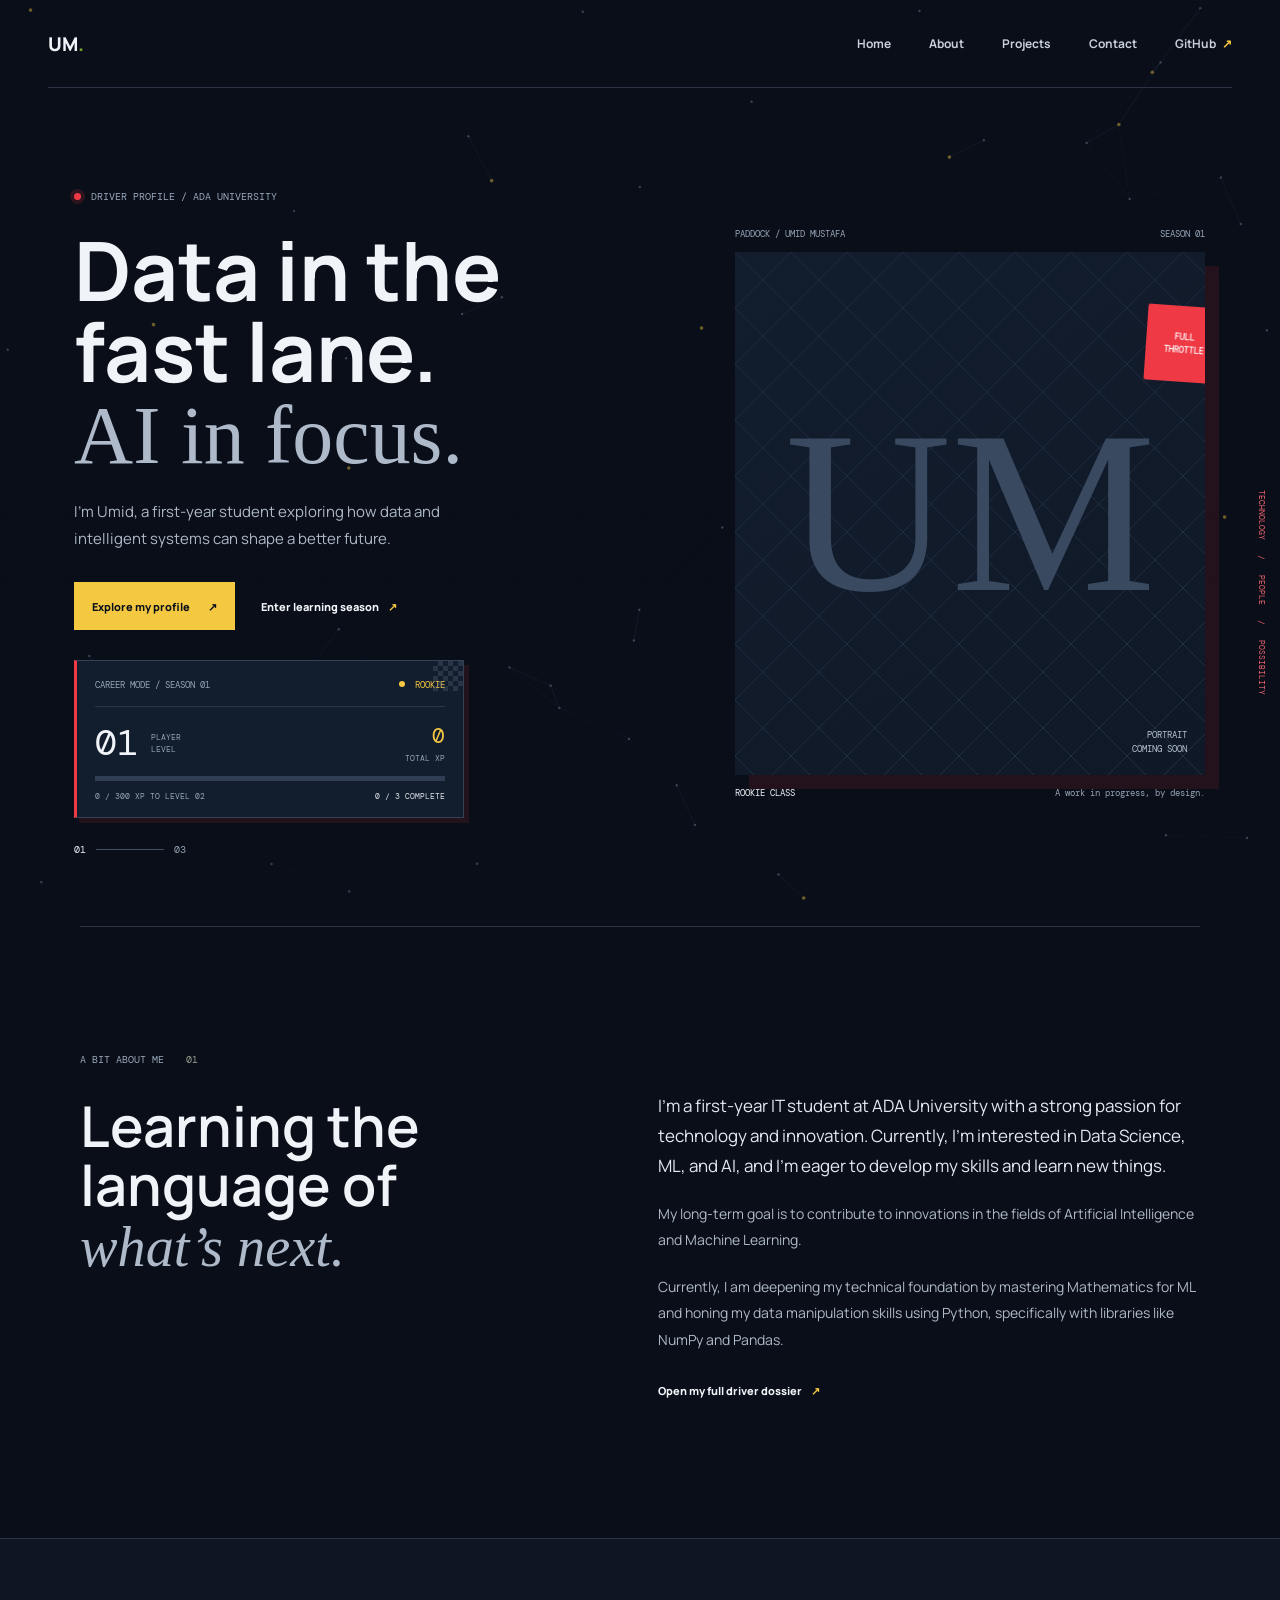
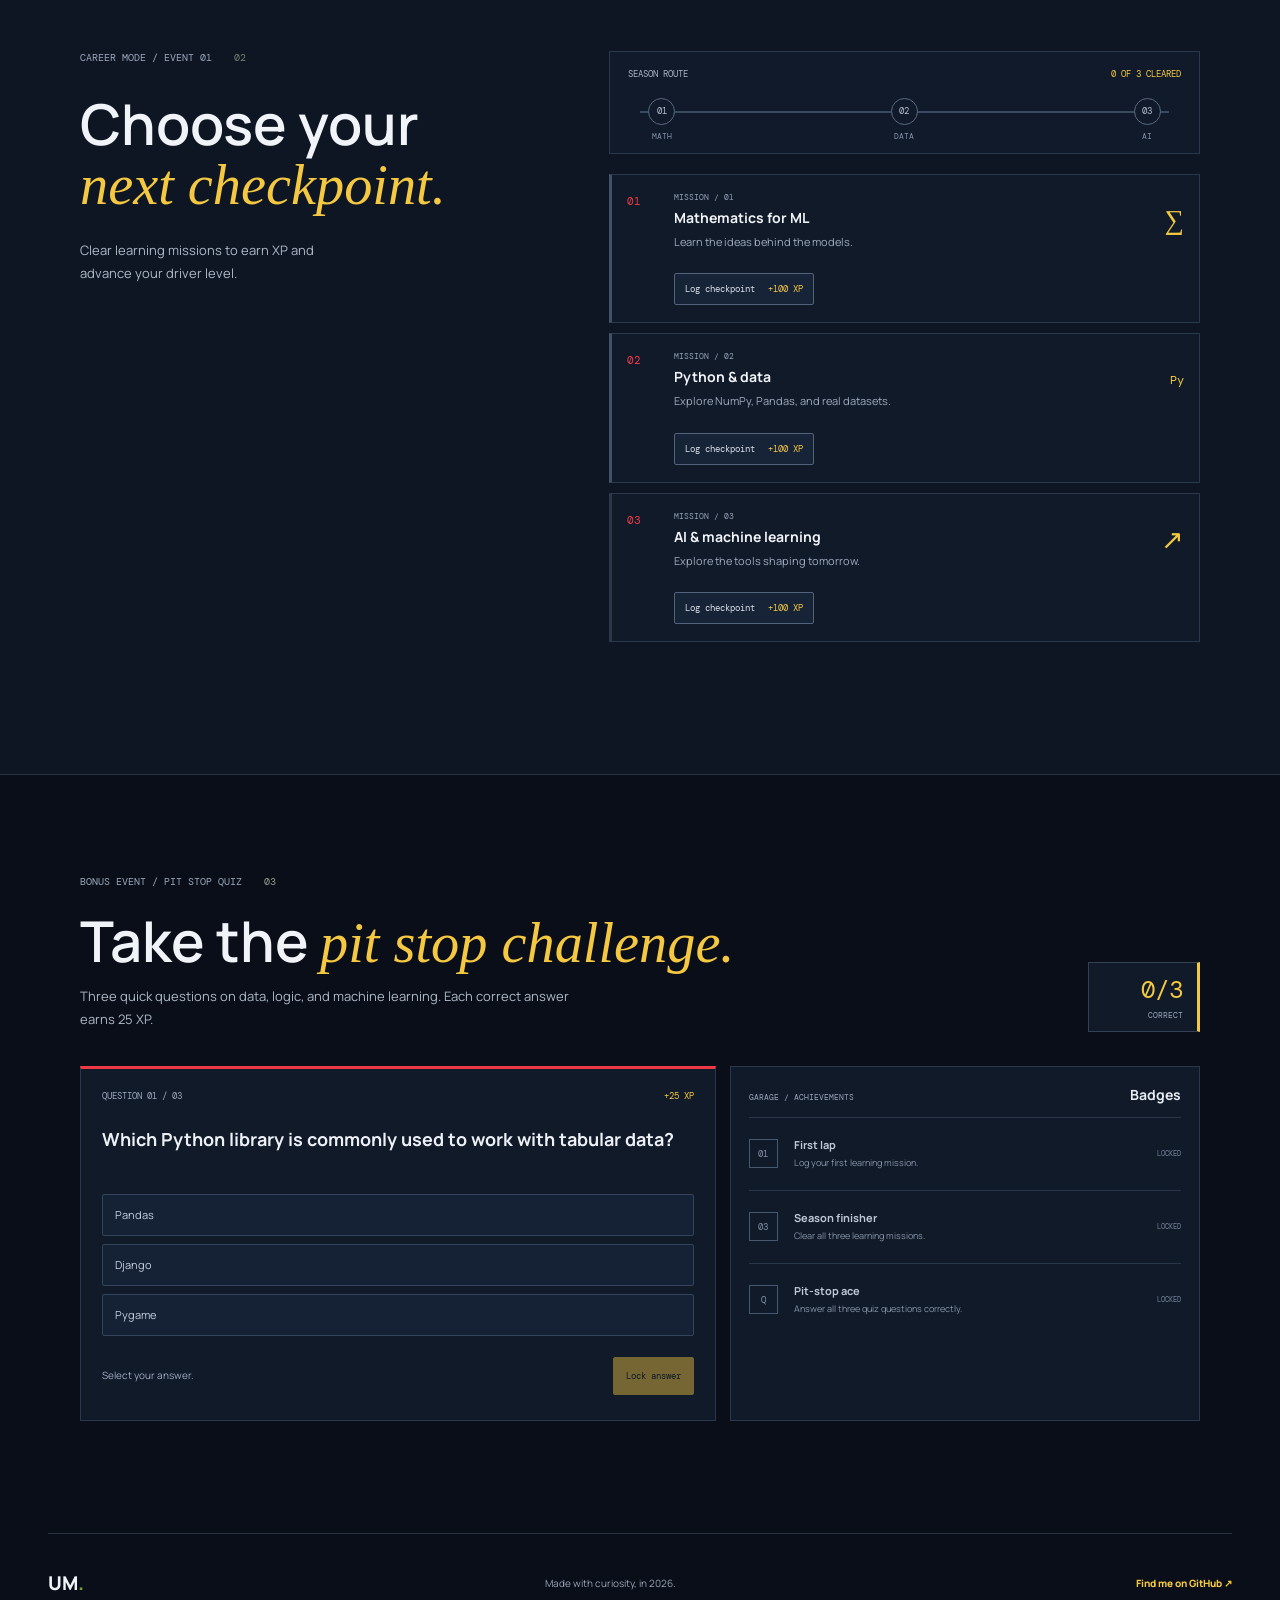
<file: index.html>
<!doctype html>
<html lang="en">
  <head>
    <meta charset="utf-8" />
    <meta name="viewport" content="width=device-width, initial-scale=1" />
    <meta
      name="description"
      content="Umid Mustafa is an IT student at ADA University exploring data science, machine learning, and artificial intelligence."
    />
    <meta name="theme-color" content="#090e18" />
    <title>Umid Mustafa — Data in the Fast Lane</title>
    <link rel="preconnect" href="https://fonts.googleapis.com" />
    <link rel="preconnect" href="https://fonts.gstatic.com" crossorigin />
    <link
      href="https://fonts.googleapis.com/css2?family=DM+Mono:wght@400;500&family=Manrope:wght@400;500;600;700;800&display=swap"
      rel="stylesheet"
    />
    <link rel="stylesheet" href="styles.css" />
  </head>
  <body>
    <canvas id="neural-canvas" aria-hidden="true"></canvas>
    <header class="site-header">
      <a class="wordmark" href="#home" aria-label="Umid Mustafa, home">UM<span>.</span></a>
      <nav class="site-nav" aria-label="Main navigation">
        <a href="#home">Home</a>
        <a href="about.html">About</a>
        <a href="projects.html">Projects</a>
        <a href="contact.html">Contact</a>
        <a class="nav-link" href="https://github.com/UmidMustafa" target="_blank" rel="noreferrer">
          GitHub <span aria-hidden="true">↗</span>
        </a>
      </nav>
    </header>

    <main>
      <section class="hero" id="home" aria-labelledby="hero-title">
        <div class="hero-copy">
          <p class="eyebrow"><span class="status-dot"></span> Driver profile / ADA University</p>
          <h1 id="hero-title">Data in the<br />fast lane.<br /><span>AI in focus.</span></h1>
          <p class="hero-intro">
            I’m Umid, a first-year student exploring how data and intelligent systems can shape a better future.
          </p>
          <div class="hero-actions">
            <a class="button button-primary" href="about.html">Explore my profile <span aria-hidden="true">↗</span></a>
            <a class="text-link" href="#focus">Enter learning season <span aria-hidden="true">↗</span></a>
          </div>
          <div class="season-card" aria-label="Career mode player progress">
            <div class="season-card-top"><span>CAREER MODE / SEASON 01</span><span class="season-status"><i></i> <span class="player-rank">ROOKIE</span></span></div>
            <div class="season-level"><span class="level-number">01</span><span class="level-copy">PLAYER<br />LEVEL</span><span class="season-total"><strong class="xp-total">0</strong><small> TOTAL XP</small></span></div>
            <div class="xp-track" role="progressbar" aria-label="Progress to next level" aria-valuemin="0" aria-valuemax="300" aria-valuenow="0"><span class="xp-fill"></span></div>
            <div class="season-card-bottom"><span class="level-progress">0 / 300 XP TO LEVEL 02</span><span class="mission-counter">0 / 3 COMPLETE</span></div>
          </div>
          <div class="hero-index" aria-hidden="true"><span>01</span><span class="index-line"></span><span>03</span></div>
        </div>

        <div class="portrait-column">
          <div class="portrait-label"><span>PADDOCK / UMID MUSTAFA</span><span>SEASON 01</span></div>
          <div class="portrait-frame">
            <img class="portrait-image" src="pp.jpeg" alt="Portrait of Umid Mustafa" />
            <div class="portrait-placeholder" aria-hidden="true">
              <span class="placeholder-initials">UM</span>
              <span class="placeholder-caption">PORTRAIT<br />COMING SOON</span>
            </div>
            <span class="portrait-stamp" aria-hidden="true">FULL<br />THROTTLE</span>
          </div>
          <p class="portrait-note"><span>ROOKIE CLASS</span> A work in progress, by design.</p>
        </div>
        <div class="hero-side-note" aria-hidden="true">TECHNOLOGY &nbsp; / &nbsp; PEOPLE &nbsp; / &nbsp; POSSIBILITY</div>
      </section>

      <section class="about section-wrap" id="about" aria-labelledby="about-title">
        <div class="section-heading">
          <p class="eyebrow">A bit about me <span class="section-number">01</span></p>
          <h2 id="about-title">Learning the<br />language of <em>what’s next.</em></h2>
        </div>
        <div class="about-copy">
          <p class="about-lead">
            I’m a first-year IT student at ADA University with a strong passion for technology and innovation.
            Currently, I’m interested in Data Science, ML, and AI, and I’m eager to develop my skills and learn new things.
          </p>
          <p>
            My long-term goal is to contribute to innovations in the fields of Artificial Intelligence and Machine Learning.
          </p>
          <p>
            Currently, I am deepening my technical foundation by mastering Mathematics for ML and honing my data
            manipulation skills using Python, specifically with libraries like NumPy and Pandas.
          </p>
          <a class="text-link about-link" href="about.html">Open my full driver dossier <span aria-hidden="true">↗</span></a>
        </div>
      </section>

      <section class="focus" id="focus" aria-labelledby="focus-title">
        <div class="focus-inner">
          <div class="focus-heading">
            <p class="eyebrow">Career mode / event 01 <span class="section-number">02</span></p>
            <h2 id="focus-title">Choose your<br /><em>next checkpoint.</em></h2>
            <p class="focus-intro">Clear learning missions to earn XP and advance your driver level.</p>
          </div>
          <div class="focus-list">
            <div class="career-route" aria-label="Career mode checkpoint route">
              <div class="route-label"><span>SEASON ROUTE</span><span class="route-counter">0 OF 3 CLEARED</span></div>
              <div class="route-stops">
                <span class="route-progress"></span>
                <span class="route-stop" data-route="math"><i>01</i><small>MATH</small></span>
                <span class="route-stop" data-route="python"><i>02</i><small>DATA</small></span>
                <span class="route-stop" data-route="ai"><i>03</i><small>AI</small></span>
              </div>
            </div>
            <article class="focus-item" data-mission="math">
              <span class="focus-index">01</span>
              <div class="mission-copy"><span class="mission-kicker">MISSION / 01</span><h3>Mathematics for ML</h3><p>Learn the ideas behind the models.</p></div>
              <span class="focus-symbol" aria-hidden="true">∑</span>
              <button class="mission-button" type="button" aria-pressed="false"><span class="mission-action-label">Log checkpoint</span><span class="mission-award">+100 XP</span></button>
            </article>
            <article class="focus-item" data-mission="python">
              <span class="focus-index">02</span>
              <div class="mission-copy"><span class="mission-kicker">MISSION / 02</span><h3>Python &amp; data</h3><p>Explore NumPy, Pandas, and real datasets.</p></div>
              <span class="focus-symbol focus-python" aria-hidden="true">Py</span>
              <button class="mission-button" type="button" aria-pressed="false"><span class="mission-action-label">Log checkpoint</span><span class="mission-award">+100 XP</span></button>
            </article>
            <article class="focus-item" data-mission="ai">
              <span class="focus-index">03</span>
              <div class="mission-copy"><span class="mission-kicker">MISSION / 03</span><h3>AI &amp; machine learning</h3><p>Explore the tools shaping tomorrow.</p></div>
              <span class="focus-symbol" aria-hidden="true">↗</span>
              <button class="mission-button" type="button" aria-pressed="false"><span class="mission-action-label">Log checkpoint</span><span class="mission-award">+100 XP</span></button>
            </article>
          </div>
        </div>
      </section>

      <section class="challenge section-wrap" id="challenge" aria-labelledby="challenge-title">
        <div class="challenge-heading">
          <div>
            <p class="eyebrow">Bonus event / pit stop quiz <span class="section-number">03</span></p>
            <h2 id="challenge-title">Take the <em>pit stop challenge.</em></h2>
            <p class="challenge-intro">Three quick questions on data, logic, and machine learning. Each correct answer earns 25 XP.</p>
          </div>
          <div class="challenge-score" aria-label="Quiz score"><strong class="quiz-score">0/3</strong><span>CORRECT</span></div>
        </div>
        <div class="challenge-grid">
          <div class="quiz-panel" data-quiz>
            <div class="quiz-top"><span class="quiz-stage">QUESTION 01 / 03</span><span class="quiz-reward">+25 XP</span></div>
            <h3 class="quiz-question"></h3>
            <div class="quiz-options" role="group" aria-label="Answer options">
              <button class="quiz-option" type="button" data-quiz-choice=""></button>
              <button class="quiz-option" type="button" data-quiz-choice=""></button>
              <button class="quiz-option" type="button" data-quiz-choice=""></button>
            </div>
            <div class="quiz-controls">
              <p class="quiz-feedback" aria-live="polite">Select an answer to begin.</p>
              <button class="quiz-submit" type="button" disabled>Lock answer</button>
            </div>
          </div>
          <aside class="achievement-panel" aria-labelledby="achievement-title">
            <div class="achievement-heading"><p class="eyebrow">Garage / achievements</p><h3 id="achievement-title">Badges</h3></div>
            <article class="achievement-card" data-achievement="first-lap">
              <span class="achievement-mark" aria-hidden="true">01</span>
              <div><h4>First lap</h4><p>Log your first learning mission.</p></div>
              <span class="achievement-state">LOCKED</span>
            </article>
            <article class="achievement-card" data-achievement="season-finish">
              <span class="achievement-mark" aria-hidden="true">03</span>
              <div><h4>Season finisher</h4><p>Clear all three learning missions.</p></div>
              <span class="achievement-state">LOCKED</span>
            </article>
            <article class="achievement-card" data-achievement="quiz-ace">
              <span class="achievement-mark" aria-hidden="true">Q</span>
              <div><h4>Pit-stop ace</h4><p>Answer all three quiz questions correctly.</p></div>
              <span class="achievement-state">LOCKED</span>
            </article>
          </aside>
        </div>
      </section>
    </main>

    <footer class="site-footer">
      <a class="wordmark" href="#home" aria-label="Back to top">UM<span>.</span></a>
      <p>Made with curiosity, in 2026.</p>
      <a class="footer-link" href="https://github.com/UmidMustafa" target="_blank" rel="noreferrer">Find me on GitHub ↗</a>
    </footer>
    <script src="script.js"></script>
  </body>
</html>
</file>
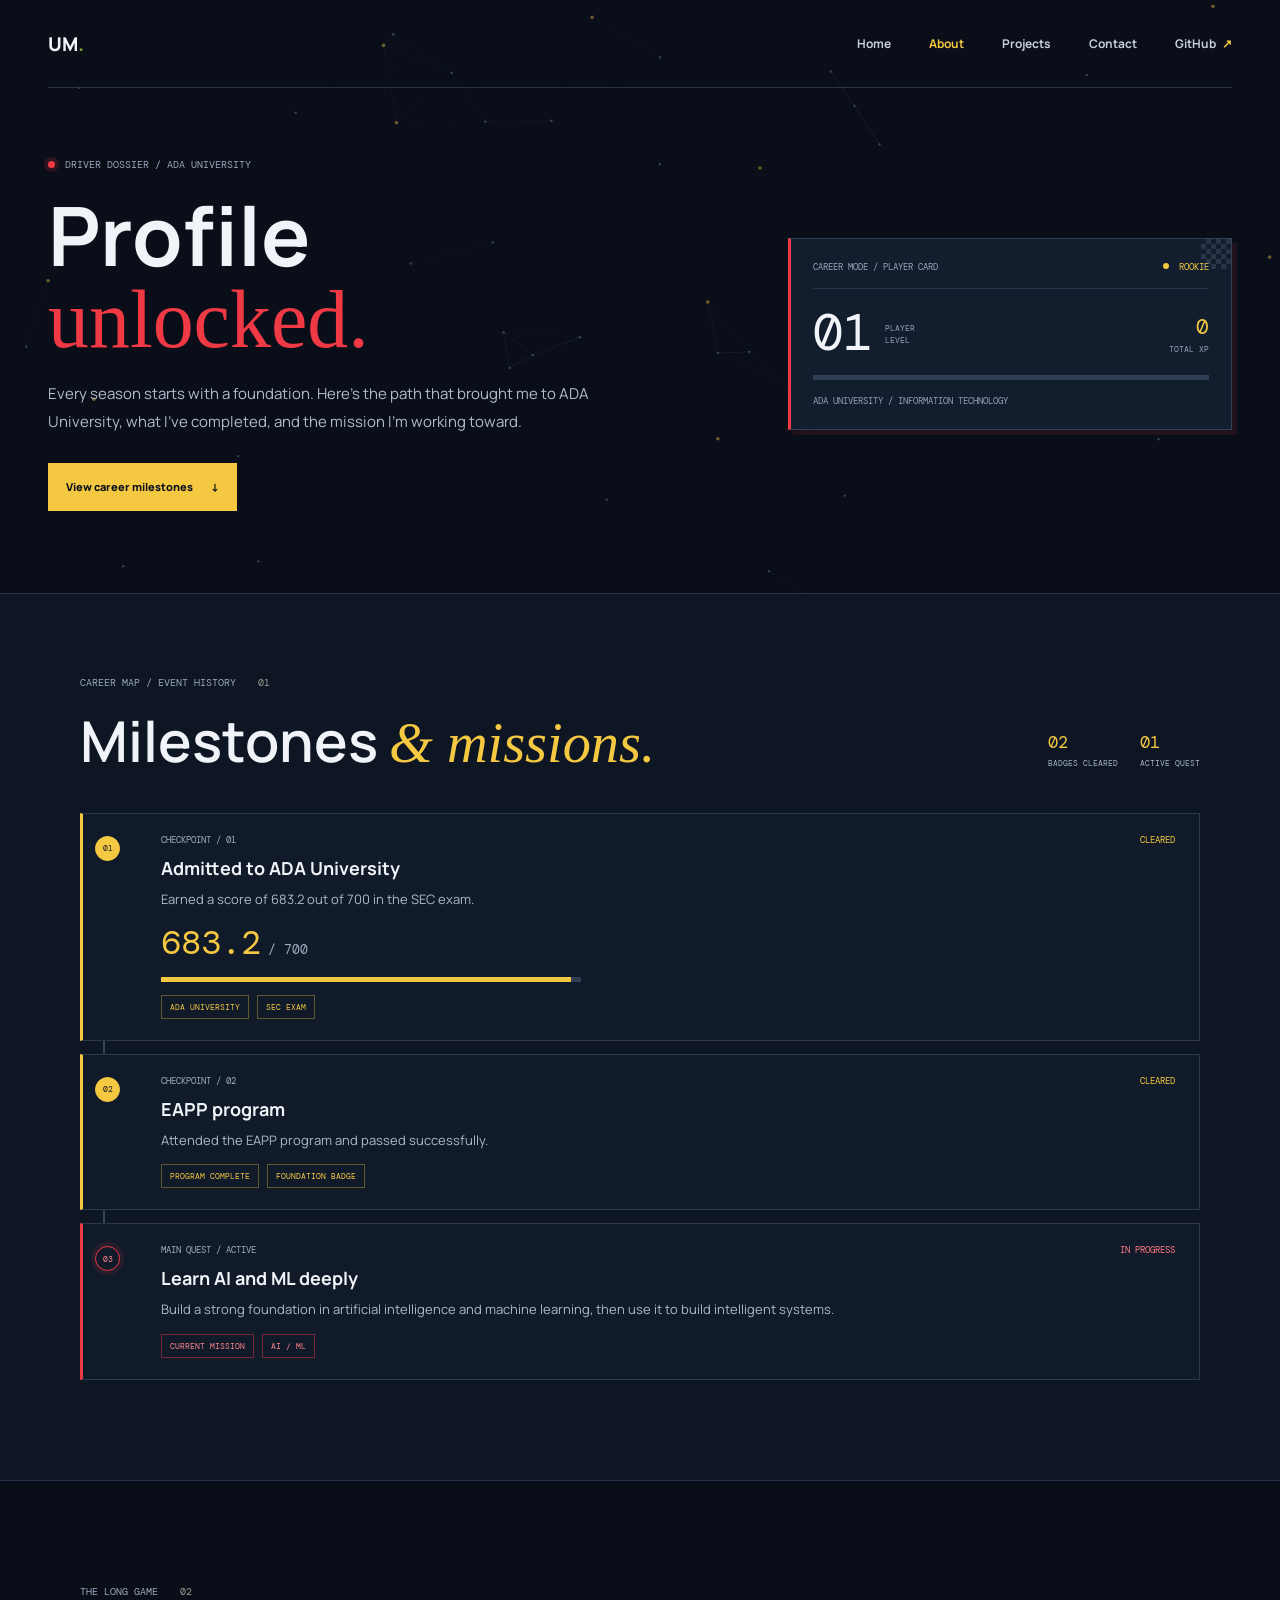
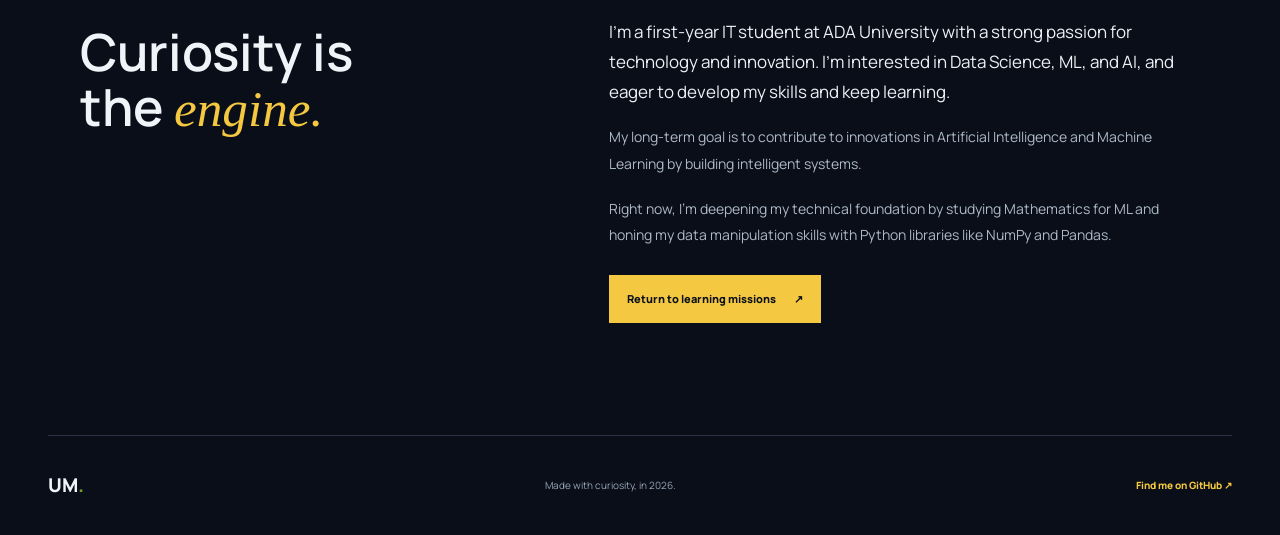
<file: about.html>
<!doctype html>
<html lang="en">
  <head>
    <meta charset="utf-8" />
    <meta name="viewport" content="width=device-width, initial-scale=1" />
    <meta
      name="description"
      content="Umid Mustafa's driver dossier: ADA University admission, EAPP completion, and an active mission to learn AI and machine learning."
    />
    <meta name="theme-color" content="#090e18" />
    <title>About Umid Mustafa — Driver Dossier</title>
    <link rel="preconnect" href="https://fonts.googleapis.com" />
    <link rel="preconnect" href="https://fonts.gstatic.com" crossorigin />
    <link
      href="https://fonts.googleapis.com/css2?family=DM+Mono:wght@400;500&family=Manrope:wght@400;500;600;700;800&display=swap"
      rel="stylesheet"
    />
    <link rel="stylesheet" href="styles.css" />
  </head>
  <body class="about-page">
    <canvas id="neural-canvas" aria-hidden="true"></canvas>
    <header class="site-header">
      <a class="wordmark" href="index.html#home" aria-label="Umid Mustafa, home">UM<span>.</span></a>
      <nav class="site-nav" aria-label="Main navigation">
        <a href="index.html">Home</a>
        <a class="nav-link" href="about.html" aria-current="page">About</a>
        <a href="projects.html">Projects</a>
        <a href="contact.html">Contact</a>
        <a class="nav-link" href="https://github.com/UmidMustafa" target="_blank" rel="noreferrer">GitHub <span aria-hidden="true">↗</span></a>
      </nav>
    </header>

    <main class="about-main">
      <section class="about-hero" aria-labelledby="about-title">
        <div>
          <p class="eyebrow"><span class="status-dot"></span> Driver dossier / ADA University</p>
          <h1 id="about-title">Profile<br /><span>unlocked.</span></h1>
          <p class="about-hero-copy">
            Every season starts with a foundation. Here’s the path that brought me to ADA University, what I’ve completed, and the mission I’m working toward.
          </p>
          <a class="button button-primary" href="#milestones">View career milestones <span aria-hidden="true">↓</span></a>
        </div>

        <aside class="season-card about-player-card" aria-label="Career mode player progress">
          <div class="season-card-top"><span>CAREER MODE / PLAYER CARD</span><span class="season-status"><i></i> <span class="player-rank">ROOKIE</span></span></div>
          <div class="season-level"><span class="level-number">01</span><span class="level-copy">PLAYER<br />LEVEL</span><span class="season-total"><strong class="xp-total">0</strong><small> TOTAL XP</small></span></div>
          <div class="xp-track" role="progressbar" aria-label="Progress to next level" aria-valuemin="0" aria-valuemax="300" aria-valuenow="0"><span class="xp-fill"></span></div>
          <p class="about-player-note">ADA UNIVERSITY / INFORMATION TECHNOLOGY</p>
        </aside>
      </section>

      <section class="milestone-board" id="milestones" aria-labelledby="milestone-title">
        <div class="milestone-inner">
          <div class="milestone-heading">
            <div>
              <p class="eyebrow">Career map / event history <span class="section-number">01</span></p>
              <h2 id="milestone-title">Milestones <em>&amp; missions.</em></h2>
            </div>
            <div class="milestone-summary" aria-label="Career milestone summary">
              <span><strong>02</strong> BADGES CLEARED</span>
              <span><strong>01</strong> ACTIVE QUEST</span>
            </div>
          </div>

          <div class="milestone-list">
            <article class="milestone-card is-cleared">
              <span class="milestone-node" aria-hidden="true">01</span>
              <div class="milestone-content">
                <div class="milestone-meta"><span>CHECKPOINT / 01</span><span class="milestone-status">CLEARED</span></div>
                <h3>Admitted to ADA University</h3>
                <p>Earned a score of 683.2 out of 700 in the SEC exam.</p>
                <div class="score-readout">683.2 <span>/ 700</span></div>
                <div class="score-meter" role="progressbar" aria-label="SEC exam score out of 700" aria-valuemin="0" aria-valuemax="700" aria-valuenow="683.2"><span></span></div>
                <div class="milestone-footer"><span class="milestone-tag">ADA UNIVERSITY</span><span class="milestone-tag">SEC EXAM</span></div>
              </div>
            </article>

            <article class="milestone-card is-cleared">
              <span class="milestone-node" aria-hidden="true">02</span>
              <div class="milestone-content">
                <div class="milestone-meta"><span>CHECKPOINT / 02</span><span class="milestone-status">CLEARED</span></div>
                <h3>EAPP program</h3>
                <p>Attended the EAPP program and passed successfully.</p>
                <div class="milestone-footer"><span class="milestone-tag">PROGRAM COMPLETE</span><span class="milestone-tag">FOUNDATION BADGE</span></div>
              </div>
            </article>

            <article class="milestone-card is-active">
              <span class="milestone-node" aria-hidden="true">03</span>
              <div class="milestone-content">
                <div class="milestone-meta"><span>MAIN QUEST / ACTIVE</span><span class="milestone-status">IN PROGRESS</span></div>
                <h3>Learn AI and ML deeply</h3>
                <p>Build a strong foundation in artificial intelligence and machine learning, then use it to build intelligent systems.</p>
                <div class="milestone-footer"><span class="milestone-tag">CURRENT MISSION</span><span class="milestone-tag">AI / ML</span></div>
              </div>
            </article>
          </div>
        </div>
      </section>

      <section class="about-story" aria-labelledby="story-title">
        <div class="about-story-heading">
          <p class="eyebrow">The long game <span class="section-number">02</span></p>
          <h2 id="story-title">Curiosity is<br />the <em>engine.</em></h2>
        </div>
        <div class="about-story-copy">
          <p class="about-story-lead">
            I’m a first-year IT student at ADA University with a strong passion for technology and innovation. I’m interested in Data Science, ML, and AI, and eager to develop my skills and keep learning.
          </p>
          <p>
            My long-term goal is to contribute to innovations in Artificial Intelligence and Machine Learning by building intelligent systems.
          </p>
          <p>
            Right now, I’m deepening my technical foundation by studying Mathematics for ML and honing my data manipulation skills with Python libraries like NumPy and Pandas.
          </p>
          <a class="button button-primary about-return" href="index.html#focus">Return to learning missions <span aria-hidden="true">↗</span></a>
        </div>
      </section>
    </main>

    <footer class="site-footer">
      <a class="wordmark" href="index.html#home" aria-label="Back to home">UM<span>.</span></a>
      <p>Made with curiosity, in 2026.</p>
      <a class="footer-link" href="https://github.com/UmidMustafa" target="_blank" rel="noreferrer">Find me on GitHub ↗</a>
    </footer>
    <script src="script.js"></script>
  </body>
</html>
</file>
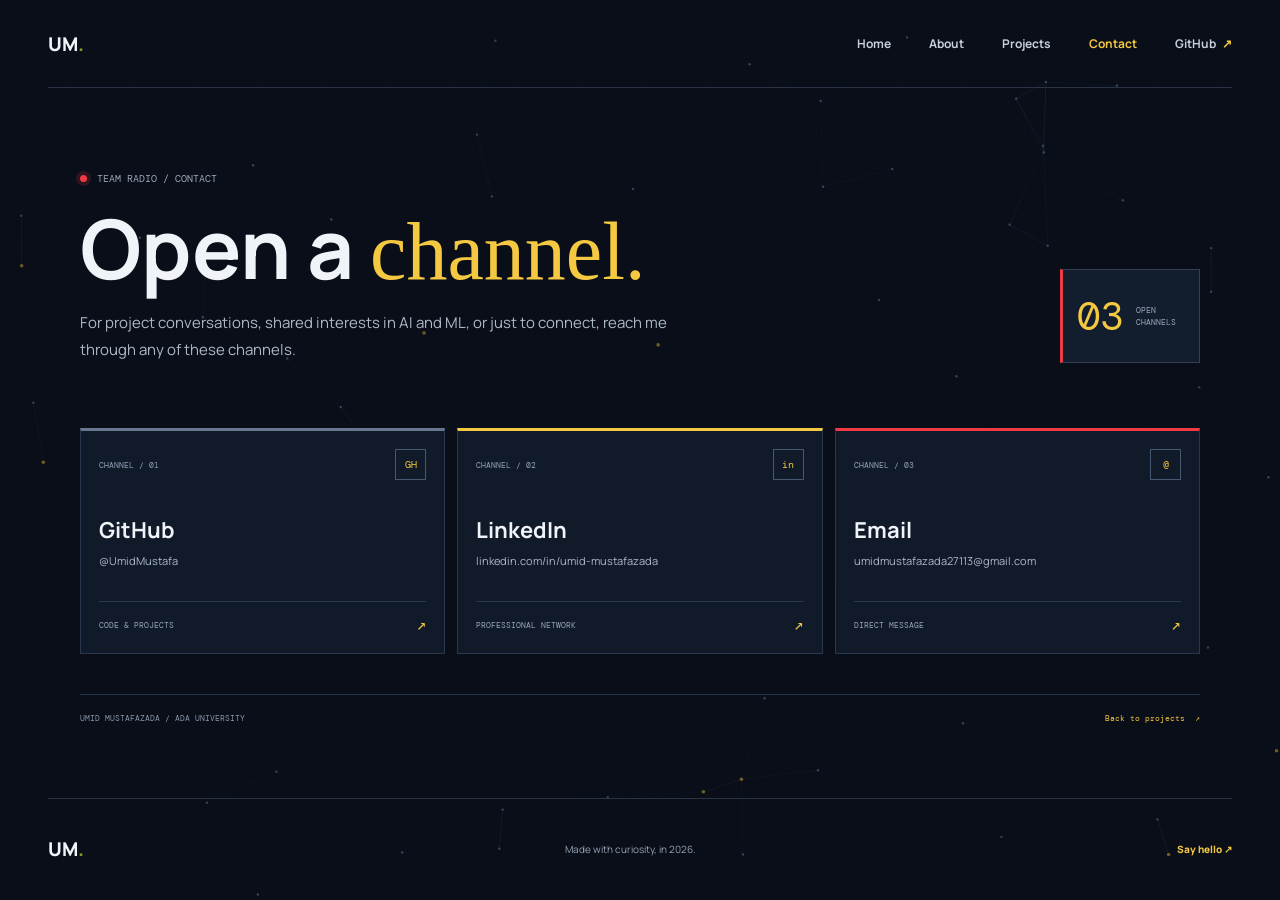
<file: contact.html>
<!doctype html>
<html lang="en">
  <head>
    <meta charset="utf-8" />
    <meta name="viewport" content="width=device-width, initial-scale=1" />
    <meta
      name="description"
      content="Contact Umid Mustafazada through GitHub, LinkedIn, or email."
    />
    <meta name="theme-color" content="#090e18" />
    <title>Contact — Umid Mustafazada</title>
    <link rel="preconnect" href="https://fonts.googleapis.com" />
    <link rel="preconnect" href="https://fonts.gstatic.com" crossorigin />
    <link
      href="https://fonts.googleapis.com/css2?family=DM+Mono:wght@400;500&family=Manrope:wght@400;500;600;700;800&display=swap"
      rel="stylesheet"
    />
    <link rel="stylesheet" href="styles.css" />
  </head>
  <body class="contact-page">
    <canvas id="neural-canvas" aria-hidden="true"></canvas>
    <header class="site-header">
      <a class="wordmark" href="index.html#home" aria-label="Umid Mustafa, home">UM<span>.</span></a>
      <nav class="site-nav" aria-label="Main navigation">
        <a href="index.html">Home</a>
        <a href="about.html">About</a>
        <a href="projects.html">Projects</a>
        <a class="nav-link" href="contact.html" aria-current="page">Contact</a>
        <a class="nav-link" href="https://github.com/UmidMustafa" target="_blank" rel="noreferrer">GitHub <span aria-hidden="true">↗</span></a>
      </nav>
    </header>

    <main class="contact-main">
      <section class="contact-hero" aria-labelledby="contact-title">
        <p class="eyebrow"><span class="status-dot"></span> Team radio / contact</p>
        <div class="contact-heading-row">
          <div>
            <h1 id="contact-title">Open a <span>channel.</span></h1>
            <p class="contact-intro">For project conversations, shared interests in AI and ML, or just to connect, reach me through any of these channels.</p>
          </div>
          <div class="contact-signal" aria-label="Three contact channels available"><span>03</span><small>OPEN<br />CHANNELS</small></div>
        </div>
      </section>

      <section class="contact-channels" aria-label="Contact channels">
        <a class="contact-card contact-github" href="https://github.com/UmidMustafa" target="_blank" rel="noreferrer">
          <div class="contact-card-top"><span>CHANNEL / 01</span><span class="contact-monogram" aria-hidden="true">GH</span></div>
          <div><h2>GitHub</h2><p>@UmidMustafa</p></div>
          <div class="contact-card-bottom"><span>CODE &amp; PROJECTS</span><span class="contact-arrow" aria-hidden="true">↗</span></div>
        </a>
        <a class="contact-card contact-linkedin" href="https://www.linkedin.com/in/umid-mustafazada" target="_blank" rel="noreferrer">
          <div class="contact-card-top"><span>CHANNEL / 02</span><span class="contact-monogram" aria-hidden="true">in</span></div>
          <div><h2>LinkedIn</h2><p>linkedin.com/in/umid-mustafazada</p></div>
          <div class="contact-card-bottom"><span>PROFESSIONAL NETWORK</span><span class="contact-arrow" aria-hidden="true">↗</span></div>
        </a>
        <a class="contact-card contact-email" href="mailto:umidmustafazada27113@gmail.com">
          <div class="contact-card-top"><span>CHANNEL / 03</span><span class="contact-monogram" aria-hidden="true">@</span></div>
          <div><h2>Email</h2><p>umidmustafazada27113@gmail.com</p></div>
          <div class="contact-card-bottom"><span>DIRECT MESSAGE</span><span class="contact-arrow" aria-hidden="true">↗</span></div>
        </a>
      </section>

      <div class="contact-backline"><span>UMID MUSTAFAZADA / ADA UNIVERSITY</span><a href="projects.html">Back to projects <span aria-hidden="true">↗</span></a></div>
    </main>

    <footer class="site-footer">
      <a class="wordmark" href="index.html#home" aria-label="Back to home">UM<span>.</span></a>
      <p>Made with curiosity, in 2026.</p>
      <a class="footer-link" href="mailto:umidmustafazada27113@gmail.com">Say hello ↗</a>
    </footer>
    <script src="script.js"></script>
  </body>
</html>
</file>
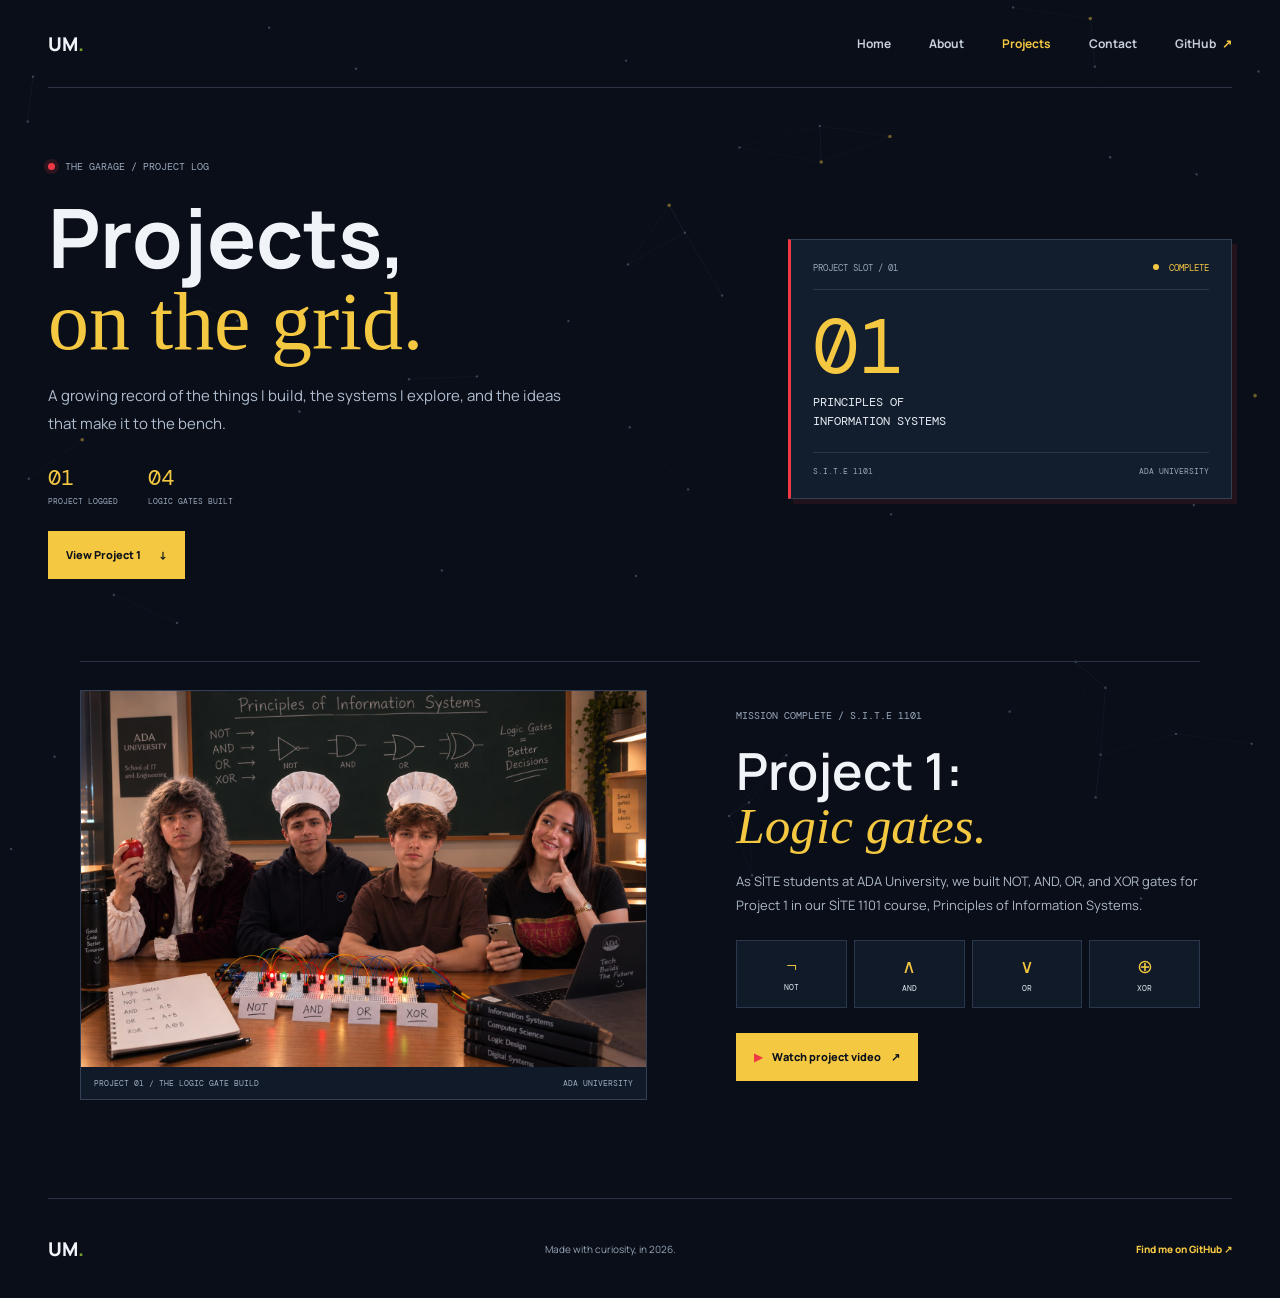
<file: projects.html>
<!doctype html>
<html lang="en">
  <head>
    <meta charset="utf-8" />
    <meta name="viewport" content="width=device-width, initial-scale=1" />
    <meta
      name="description"
      content="Project 1 by SİTE students at ADA University: building NOT, AND, OR, and XOR logic gates for SİTE 1101."
    />
    <meta name="theme-color" content="#090e18" />
    <title>Projects — Umid Mustafa</title>
    <link rel="preconnect" href="https://fonts.googleapis.com" />
    <link rel="preconnect" href="https://fonts.gstatic.com" crossorigin />
    <link
      href="https://fonts.googleapis.com/css2?family=DM+Mono:wght@400;500&family=Manrope:wght@400;500;600;700;800&display=swap"
      rel="stylesheet"
    />
    <link rel="stylesheet" href="styles.css" />
  </head>
  <body class="project-page">
    <canvas id="neural-canvas" aria-hidden="true"></canvas>
    <header class="site-header">
      <a class="wordmark" href="index.html#home" aria-label="Umid Mustafa, home">UM<span>.</span></a>
      <nav class="site-nav" aria-label="Main navigation">
        <a href="index.html">Home</a>
        <a href="about.html">About</a>
        <a class="nav-link" href="projects.html" aria-current="page">Projects</a>
        <a href="contact.html">Contact</a>
        <a class="nav-link" href="https://github.com/UmidMustafa" target="_blank" rel="noreferrer">GitHub <span aria-hidden="true">↗</span></a>
      </nav>
    </header>

    <main class="projects-main">
      <section class="project-hero" aria-labelledby="projects-title">
        <div class="project-hero-copy">
          <p class="eyebrow"><span class="status-dot"></span> The garage / project log</p>
          <h1 id="projects-title">Projects,<br /><span>on the grid.</span></h1>
          <p class="project-hero-intro">A growing record of the things I build, the systems I explore, and the ideas that make it to the bench.</p>
          <div class="project-hero-stats" aria-label="Project summary">
            <div><strong>01</strong><span>PROJECT LOGGED</span></div>
            <div><strong>04</strong><span>LOGIC GATES BUILT</span></div>
          </div>
          <a class="button button-primary" href="#project-one-title">View Project 1 <span aria-hidden="true">↓</span></a>
        </div>

        <aside class="project-status-panel" aria-label="Project 1 status">
          <div class="season-card-top"><span>PROJECT SLOT / 01</span><span class="season-status"><i></i> COMPLETE</span></div>
          <p class="project-status-number">01</p>
          <p class="project-status-name">PRINCIPLES OF<br />INFORMATION SYSTEMS</p>
          <div class="project-status-footer"><span>S.I.T.E 1101</span><span>ADA UNIVERSITY</span></div>
        </aside>
      </section>

      <section class="project-feature" aria-labelledby="project-one-title">
        <figure class="project-photo">
          <img src="project1.jpeg" alt="SİTE students at ADA University presenting their NOT, AND, OR, and XOR logic-gate circuit." />
          <figcaption><span>PROJECT 01 / THE LOGIC GATE BUILD</span><span>ADA UNIVERSITY</span></figcaption>
        </figure>
        <div class="project-details">
          <p class="eyebrow">Mission complete / S.I.T.E 1101</p>
          <h2 id="project-one-title">Project 1:<br /><em>Logic gates.</em></h2>
          <p class="project-description">
            As SİTE students at ADA University, we built NOT, AND, OR, and XOR gates for Project 1 in our SİTE 1101 course, Principles of Information Systems.
          </p>
          <div class="gate-grid" aria-label="Logic gates built">
            <div><span>¬</span><strong>NOT</strong></div>
            <div><span>∧</span><strong>AND</strong></div>
            <div><span>∨</span><strong>OR</strong></div>
            <div><span>⊕</span><strong>XOR</strong></div>
          </div>
          <a class="button button-primary youtube-link" href="https://youtu.be/cE2b93gYQ6U?si=afv-PiS4Re2sZTex" target="_blank" rel="noreferrer">
            <span aria-hidden="true">▶</span> Watch project video <span aria-hidden="true">↗</span>
          </a>
        </div>
      </section>

    </main>

    <footer class="site-footer">
      <a class="wordmark" href="index.html#home" aria-label="Back to home">UM<span>.</span></a>
      <p>Made with curiosity, in 2026.</p>
      <a class="footer-link" href="https://github.com/UmidMustafa" target="_blank" rel="noreferrer">Find me on GitHub ↗</a>
    </footer>
    <script src="script.js"></script>
  </body>
</html>
</file>
<file: styles.css>
:root {
  color-scheme: light;
  --paper: #f4f5ef;
  --ink: #172019;
  --muted: #687168;
  --green: #c8f169;
  --line: #d9ddd3;
  --serif: Georgia, "Times New Roman", serif;
  --sans: "Manrope", "Avenir Next", sans-serif;
  --mono: "DM Mono", "Courier New", monospace;
}

* { box-sizing: border-box; }
html { scroll-behavior: smooth; }
body {
  margin: 0;
  background: var(--paper);
  color: var(--ink);
  font-family: var(--sans);
  -webkit-font-smoothing: antialiased;
}
a { color: inherit; text-decoration: none; }
.site-header, .site-footer {
  width: min(1320px, calc(100% - 96px));
  margin-inline: auto;
  display: flex;
  align-items: center;
  justify-content: space-between;
}
.site-header { height: 88px; border-bottom: 1px solid var(--line); }
.wordmark { font-size: 19px; font-weight: 800; letter-spacing: 0; }
.wordmark span { color: #769d2c; }
.site-nav { display: flex; align-items: center; gap: 38px; font-size: 12px; font-weight: 700; }
.site-nav a, .footer-link { transition: opacity 180ms ease; }
.site-nav a:hover, .footer-link:hover { opacity: .58; }
.nav-link span { padding-left: 4px; }

.hero {
  position: relative;
  width: min(1320px, calc(100% - 96px));
  min-height: 690px;
  margin-inline: auto;
  padding: 82px 0 70px;
  display: grid;
  grid-template-columns: 1.05fr .95fr;
  align-items: center;
  gap: 7%;
}
.hero-copy { padding: 20px 0 0 4.5%; }
.eyebrow {
  display: flex;
  align-items: center;
  gap: 10px;
  margin: 0;
  color: var(--muted);
  font: 10px var(--mono);
  letter-spacing: 0;
  text-transform: uppercase;
}
.status-dot { width: 7px; height: 7px; border-radius: 50%; background: #779e34; box-shadow: 0 0 0 4px #e4edcf; }
h1, h2, h3, p { margin-top: 0; }
h1 {
  margin: 27px 0 22px;
  font-size: clamp(52px, 6.4vw, 88px);
  line-height: .99;
  font-weight: 700;
  letter-spacing: 0;
}
h1 span, h2 em { font-family: var(--serif); font-weight: 400; }
h1 span { color: #6d776e; }
.hero-intro { max-width: 430px; margin-bottom: 30px; color: #505b52; font-size: 15px; line-height: 1.8; }
.hero-actions { display: flex; align-items: center; gap: 26px; flex-wrap: wrap; }
.button { min-height: 48px; display: inline-flex; align-items: center; gap: 18px; padding: 0 18px; font-size: 11px; font-weight: 800; }
.button-primary { background: var(--green); transition: background 180ms ease, transform 180ms ease; }
.button-primary:hover { background: #b6e451; transform: translateY(-2px); }
.text-link { font-size: 11px; font-weight: 800; }
.text-link span { margin-left: 7px; }
.hero-index { width: 112px; display: flex; align-items: center; gap: 10px; margin-top: 76px; color: var(--muted); font: 10px var(--mono); }
.hero-index span:first-child { color: var(--ink); }
.index-line { flex: 1; height: 1px; background: #b7c0b5; }
.portrait-column { position: relative; width: min(100%, 470px); justify-self: center; }
.portrait-label, .portrait-note { display: flex; justify-content: space-between; color: var(--muted); font: 9px var(--mono); }
.portrait-label { margin-bottom: 12px; }
.portrait-frame {
  position: relative;
  aspect-ratio: 4 / 4.45;
  overflow: hidden;
  background-color: #e3e8dc;
  background-image: linear-gradient(135deg, transparent 49.8%, #d4dccd 50%, transparent 50.2%), linear-gradient(45deg, transparent 49.8%, #d4dccd 50%, transparent 50.2%);
  background-size: 56px 56px;
}
.portrait-image { position: absolute; inset: 0; width: 100%; height: 100%; object-fit: cover; object-position: center 35%; opacity: 0; transition: opacity 250ms ease; }
.portrait-frame.has-image .portrait-image { opacity: 1; }
.portrait-frame.has-image .portrait-placeholder { opacity: 0; }
.portrait-placeholder { position: absolute; inset: 0; display: grid; place-items: center; transition: opacity 250ms ease; }
.placeholder-initials { color: #bbc6b2; font-family: var(--serif); font-size: clamp(110px, 19vw, 230px); line-height: 1; }
.placeholder-caption { position: absolute; right: 18px; bottom: 18px; color: #737e72; font: 9px/1.6 var(--mono); text-align: right; }
.portrait-stamp { position: absolute; z-index: 1; right: -17px; top: 54px; width: 76px; height: 76px; display: grid; place-content: center; border-radius: 50%; background: var(--green); color: var(--ink); font: 9px/1.4 var(--mono); text-align: center; transform: rotate(9deg); }
.portrait-note { margin: 12px 0 0; }
.portrait-note span { color: var(--ink); }
.hero-side-note { position: absolute; right: -35px; top: 48%; color: #9aa399; font: 8px var(--mono); writing-mode: vertical-rl; }

.section-wrap { width: min(1120px, calc(100% - 96px)); margin-inline: auto; }
.about { display: grid; grid-template-columns: .9fr 1.1fr; gap: 12%; padding-block: 126px 138px; border-top: 1px solid var(--line); }
.section-number { margin-left: 12px; color: #97a092; }
.section-heading h2, .focus-heading h2 { margin: 30px 0 0; font-size: clamp(38px, 4.4vw, 58px); line-height: 1.05; font-weight: 600; }
.section-heading h2 em, .focus-heading h2 em { color: #6d776e; }
.about-copy { padding-top: 38px; }
.about-copy p { margin-bottom: 20px; color: #586258; font-size: 14px; line-height: 1.9; }
.about-copy .about-lead { color: var(--ink); font-size: 17px; line-height: 1.75; }
.about-link { display: inline-block; margin-top: 9px; }

.focus { background: #1d2921; color: var(--paper); }
.focus-inner { width: min(1120px, calc(100% - 96px)); margin-inline: auto; padding-block: 112px 122px; display: grid; grid-template-columns: .8fr 1.2fr; gap: 12%; }
.focus .eyebrow { color: #a9b5a9; }
.focus .section-number { color: #718071; }
.focus-heading h2 { margin-top: 30px; }
.focus-heading h2 em { color: var(--green); }
.focus-intro { max-width: 265px; margin: 24px 0 0; color: #b0bbb1; font-size: 13px; line-height: 1.8; }
.focus-list { padding-top: 10px; }
.focus-item { min-height: 112px; display: grid; grid-template-columns: 38px 1fr 40px; align-items: center; gap: 15px; border-top: 1px solid #3c493f; }
.focus-item:last-child { border-bottom: 1px solid #3c493f; }
.focus-index { align-self: start; padding-top: 31px; color: #92a092; font: 10px var(--mono); }
.focus-item h3 { margin: 0 0 7px; font-size: 15px; font-weight: 700; }
.focus-item p { margin: 0; color: #aeb8af; font-size: 11px; line-height: 1.6; }
.focus-symbol { justify-self: end; color: var(--green); font: 27px var(--serif); }
.focus-python { font: 12px var(--mono); }

.site-footer { min-height: 100px; }
.site-footer p, .footer-link { margin: 0; color: var(--muted); font-size: 10px; }
.footer-link { color: var(--ink); font-weight: 800; }

@media (max-width: 800px) {
  .site-header, .site-footer, .hero { width: min(100% - 48px, 620px); }
  .site-header { height: 72px; }
  .site-nav { gap: 20px; }
  .hero { min-height: auto; padding: 68px 0 82px; grid-template-columns: 1fr; gap: 56px; }
  .hero-copy { padding-left: 0; }
  h1 { font-size: clamp(56px, 11vw, 78px); }
  .hero-index { margin-top: 44px; }
  .portrait-column { width: min(100%, 430px); }
  .hero-side-note { right: -15px; top: auto; bottom: 140px; }
  .section-wrap, .focus-inner { width: min(100% - 48px, 620px); }
  .about, .focus-inner { grid-template-columns: 1fr; gap: 34px; }
  .about { padding-block: 86px 94px; }
  .about-copy { padding-top: 0; }
  .focus-inner { padding-block: 82px 90px; }
  .focus-intro { max-width: 380px; }
}
@media (max-width: 480px) {
  .site-header, .site-footer, .hero, .section-wrap, .focus-inner { width: calc(100% - 36px); }
  .site-nav { gap: 14px; font-size: 10px; }
  .site-nav a:last-child { display: none; }
  .hero { padding-top: 56px; gap: 48px; }
  h1 { font-size: clamp(49px, 14vw, 65px); }
  .hero-intro { font-size: 14px; }
  .hero-actions { gap: 20px; }
  .portrait-stamp { right: -8px; width: 66px; height: 66px; }
  .about { padding-block: 72px 78px; }
  .section-heading h2, .focus-heading h2 { font-size: 43px; }
  .about-copy .about-lead { font-size: 15px; }
  .focus-inner { padding-block: 72px 78px; }
  .focus-item { grid-template-columns: 28px 1fr 30px; gap: 10px; }
  .focus-item h3 { font-size: 13px; }
  .site-footer { min-height: 88px; gap: 12px; }
  .site-footer p { display: none; }
}
@media (prefers-reduced-motion: reduce) {
  *, *::before, *::after { scroll-behavior: auto !important; transition-duration: .01ms !important; }
}

:root {
  color-scheme: dark;
  --paper: #090e18;
  --ink: #f0f3f7;
  --muted: #9aa8bb;
  --green: #f5c842;
  --line: #2a3445;
  --race-red: #ef3945;
  --panel: #111a29;
  --mono: "DM Mono", "Courier New", monospace;
}
body { background: var(--paper); color: var(--ink); }
body::before {
  position: fixed;
  z-index: 0;
  inset: 0;
  content: "";
  pointer-events: none;
  opacity: .16;
  background-image: linear-gradient(rgba(144, 164, 191, .12) 1px, transparent 1px), linear-gradient(90deg, rgba(144, 164, 191, .12) 1px, transparent 1px);
  background-size: 64px 64px;
  mask-image: linear-gradient(to bottom, black, transparent 82%);
}
#neural-canvas { position: fixed; z-index: 0; inset: 0; width: 100%; height: 100%; opacity: .6; pointer-events: none; }
.site-header, main, .site-footer { position: relative; z-index: 1; }
.site-header { border-color: var(--line); }
.site-nav { color: #c8d0dc; }
.nav-link span, .text-link span { color: var(--green); }
.status-dot { background: var(--race-red); box-shadow: 0 0 0 4px rgba(239, 57, 69, .16); }
h1 span, .section-heading h2 em { color: #aeb9ca; }
.hero-intro, .about-copy p { color: #aeb9c8; }
.button-primary { background: var(--green); color: #0b111b; }
.button-primary:hover { background: #ffda61; }
.hero-index, .portrait-label, .portrait-note { color: #96a4b7; }
.index-line { background: #425067; }
.portrait-frame {
  background-color: #111a29;
  background-image: linear-gradient(135deg, transparent 49.8%, #263348 50%, transparent 50.2%), linear-gradient(45deg, transparent 49.8%, #263348 50%, transparent 50.2%);
  box-shadow: 14px 14px 0 rgba(239, 57, 69, .11);
}
.portrait-placeholder { background: linear-gradient(145deg, rgba(19, 32, 50, .46), rgba(8, 14, 24, .12)); }
.placeholder-initials { color: #384960; }
.placeholder-caption { color: #b6c1d0; }
.portrait-stamp { border-radius: 2px; background: var(--race-red); color: white; font-weight: 500; transform: rotate(4deg); }
.hero-side-note { color: #ef6670; }
.about { border-color: var(--line); }
.about-copy .about-lead { color: #e4e9ef; }
.focus { border-block: 1px solid #263348; background: #0e1624; color: var(--ink); }
.focus-inner { align-items: start; }
.focus .eyebrow { color: #9aa8bb; }
.focus-heading h2 em { color: var(--green); }
.focus-intro { color: #aeb9c8; }
.season-card {
  margin-top: 30px;
  padding: 18px 18px 16px;
  border: 1px solid #334056;
  border-left: 3px solid var(--race-red);
  background: #121d2d;
}
.season-card-top, .season-card-bottom { display: flex; justify-content: space-between; gap: 12px; color: #97a5b8; font: 9px var(--mono); }
.season-card-top { padding-bottom: 15px; border-bottom: 1px solid #29364a; }
.season-status { color: var(--green); }
.season-status i { display: inline-block; width: 6px; height: 6px; margin-right: 5px; border-radius: 50%; background: var(--green); vertical-align: 1px; }
.season-level { display: flex; align-items: center; gap: 12px; padding: 15px 0 13px; }
.level-number { color: var(--ink); font: 36px/.9 var(--mono); }
.level-copy { color: #93a2b7; font: 8px/1.5 var(--mono); }
.season-total { margin-left: auto; text-align: right; }
.season-total strong { color: var(--green); font: 21px var(--mono); }
.season-total small { display: block; margin-top: 3px; color: #93a2b7; font: 8px var(--mono); }
.xp-track { height: 5px; overflow: hidden; background: #303e53; }
.xp-fill { display: block; width: 0; height: 100%; background: var(--green); transition: width 350ms ease; }
.season-card-bottom { padding-top: 10px; font-size: 8px; }
.mission-counter { color: #e1e6ed; }
.focus-list { padding-top: 0; }
.focus-item {
  min-height: 138px;
  grid-template-columns: 34px minmax(0, 1fr) 28px;
  align-content: center;
  column-gap: 13px;
  border-color: #2b374b;
}
.focus-item:last-child { border-color: #2b374b; }
.focus-index { grid-row: 1 / span 2; padding-top: 2px; color: #8292a8; }
.mission-copy { min-width: 0; }
.focus-item h3 { margin-bottom: 6px; color: #f0f3f7; font-size: 14px; }
.focus-item p { color: #9eacbf; font-size: 11px; }
.focus-symbol { color: var(--green); }
.mission-button {
  grid-column: 2 / -1;
  justify-self: start;
  display: inline-flex;
  align-items: center;
  gap: 13px;
  min-height: 30px;
  margin-top: 8px;
  padding: 0 10px;
  border: 1px solid #45536a;
  border-radius: 2px;
  background: transparent;
  color: #dce3ec;
  font: 9px var(--mono);
  cursor: pointer;
  transition: background 160ms ease, border-color 160ms ease, color 160ms ease;
}
.mission-button:hover { border-color: var(--green); color: var(--green); }
.mission-award { color: var(--green); }
.mission-button[aria-pressed="true"] { border-color: var(--green); background: rgba(245, 200, 66, .12); color: var(--green); }
.mission-button[aria-pressed="true"] .mission-award { display: none; }
.mission-button[aria-pressed="true"] .mission-action-label::before { content: "✓ "; }
.site-footer { min-height: 100px; border-top: 1px solid var(--line); }
.site-footer p { color: #98a5b7; }
.footer-link { color: var(--green); }
a:focus-visible, button:focus-visible { outline: 2px solid var(--green); outline-offset: 4px; }

@media (max-width: 800px) {
  .site-header, .site-footer, .hero { width: min(100% - 48px, 620px); }
  .section-wrap, .focus-inner { width: min(100% - 48px, 620px); }
  .focus-inner { gap: 34px; }
}
@media (max-width: 480px) {
  .site-header, .site-footer, .hero, .section-wrap, .focus-inner { width: calc(100% - 36px); }
  .season-card { padding: 15px 12px 13px; }
  .season-card-bottom { font-size: 7px; }
  .focus-item { grid-template-columns: 26px minmax(0, 1fr) 24px; gap: 9px; }
  .focus-item h3 { font-size: 12px; }
  .mission-button { min-height: 32px; }
}
@media (prefers-reduced-motion: reduce) {
  #neural-canvas { opacity: .35; }
  .xp-fill { transition: none; }
}

.hero-copy .season-card { width: min(100%, 390px); margin-top: 30px; }
.season-card { position: relative; overflow: hidden; box-shadow: 5px 5px 0 rgba(239, 57, 69, .1); }
.season-card::after {
  position: absolute;
  top: 0;
  right: 0;
  width: 30px;
  height: 30px;
  background: conic-gradient(#65738a 25%, transparent 0 50%, #65738a 0 75%, transparent 0) 0 / 10px 10px;
  content: "";
  opacity: .28;
  pointer-events: none;
}
.hero-index { margin-top: 25px; }
.focus-heading h2 em { display: inline-block; }
.career-route { margin-bottom: 20px; padding: 16px 18px 12px; border: 1px solid #2a384e; background: #101a2a; }
.route-label { display: flex; justify-content: space-between; gap: 12px; color: #a7b3c5; font: 9px var(--mono); }
.route-counter { color: var(--green); }
.route-stops { position: relative; display: flex; justify-content: space-between; margin: 18px 12px 0; }
.route-stops::before { position: absolute; top: 13px; right: 0; left: 0; height: 2px; background: #3a4960; content: ""; }
.route-progress { position: absolute; z-index: 1; top: 13px; left: 0; width: 0; max-width: 100%; height: 2px; background: var(--race-red); box-shadow: 0 0 10px rgba(239, 57, 69, .7); transition: width 350ms ease; }
.route-stop { position: relative; z-index: 2; display: grid; justify-items: center; gap: 6px; min-width: 44px; color: #8392a8; }
.route-stop i { width: 27px; height: 27px; display: grid; place-items: center; border: 1px solid #596a81; border-radius: 50%; background: #101a2a; color: #b6c1d0; font: normal 9px var(--mono); transition: color 180ms ease, border-color 180ms ease, background 180ms ease; }
.route-stop small { font: 8px var(--mono); }
.route-stop.is-complete i { border-color: var(--green); background: var(--green); color: #111827; }
.route-stop.is-complete small { color: var(--green); }
.focus-item {
  position: relative;
  min-height: 134px;
  margin-bottom: 10px;
  padding: 17px 15px;
  border: 1px solid #2a384e;
  border-left: 3px solid #42516a;
  background: #111a29;
  transition: border-color 180ms ease, background 180ms ease, transform 180ms ease;
}
.focus-item:last-child { border-bottom: 1px solid #2a384e; }
.focus-item:hover { transform: translateX(3px); border-color: #596a81; }
.focus-item.is-complete { border-left-color: var(--green); background: #152131; }
.focus-index { color: var(--race-red); font-size: 11px; }
.mission-kicker { display: block; margin-bottom: 6px; color: #94a3b8; font: 8px var(--mono); }
.mission-button { min-height: 32px; border-color: #53637b; background: #172337; }
.mission-button[aria-pressed="true"] { background: rgba(245, 200, 66, .13); }
.mission-button:hover { background: rgba(245, 200, 66, .08); }
.mission-symbol { color: var(--green); }

@media (max-width: 800px) {
  .hero-copy .season-card { margin-top: 24px; }
  .hero-index { margin-top: 28px; }
  .focus-item:hover { transform: none; }
}
@media (prefers-reduced-motion: reduce) {
  .focus-item, .route-progress, .route-stop i { transition: none; }
  .focus-item:hover { transform: none; }
}

.about-page .site-nav a[aria-current="page"] { color: var(--green); }
.about-main { position: relative; z-index: 1; }
.about-hero {
  width: min(1320px, calc(100% - 96px));
  min-height: 430px;
  margin-inline: auto;
  padding-block: 70px 82px;
  display: grid;
  grid-template-columns: 1.05fr .75fr;
  align-items: center;
  gap: 10%;
}
.about-hero h1 { margin: 24px 0 20px; }
.about-hero h1 span { color: var(--race-red); }
.about-hero-copy { max-width: 560px; margin-bottom: 25px; color: #b0bdcf; font-size: 15px; line-height: 1.85; }
.about-hero .button-primary { margin-top: 2px; }
.about-player-card { width: 100%; margin: 0; padding: 22px; }
.about-player-card .season-level { padding-block: 22px 19px; }
.about-player-card .level-number { font-size: 50px; }
.about-player-note { margin: 15px 0 0; color: #92a1b5; font: 9px var(--mono); }

.milestone-board {
  padding-block: 82px 100px;
  border-block: 1px solid #263348;
  background: #0e1624;
}
.milestone-inner { width: min(1120px, calc(100% - 96px)); margin-inline: auto; }
.milestone-heading { display: flex; justify-content: space-between; align-items: end; gap: 28px; margin-bottom: 40px; }
.milestone-heading h2 { margin: 22px 0 0; font-size: clamp(38px, 4.4vw, 58px); line-height: 1.05; font-weight: 600; }
.milestone-heading h2 em { color: var(--green); font-family: var(--serif); font-weight: 400; }
.milestone-summary { display: flex; gap: 22px; padding-bottom: 5px; }
.milestone-summary span { display: grid; gap: 5px; color: #a7b3c5; font: 8px var(--mono); }
.milestone-summary strong { color: var(--green); font: 17px var(--mono); }
.milestone-list { position: relative; display: grid; gap: 13px; }
.milestone-list::before { position: absolute; top: 39px; bottom: 39px; left: 23px; width: 2px; background: #34445b; content: ""; }
.milestone-card {
  position: relative;
  display: grid;
  grid-template-columns: 48px minmax(0, 1fr);
  gap: 18px;
  padding: 20px 24px 21px 12px;
  border: 1px solid #2a384e;
  border-left: 3px solid #45556e;
  background: #111a29;
}
.milestone-card.is-cleared { border-left-color: var(--green); }
.milestone-card.is-active { border-left-color: var(--race-red); }
.milestone-node { position: relative; z-index: 1; width: 25px; height: 25px; margin: 2px 0 0 0; display: grid; place-items: center; border: 1px solid #64748b; border-radius: 50%; background: #111a29; color: #c4cfdd; font: 8px var(--mono); }
.milestone-card.is-cleared .milestone-node { border-color: var(--green); background: var(--green); color: #111827; }
.milestone-card.is-active .milestone-node { border-color: var(--race-red); color: #ff858d; box-shadow: 0 0 0 4px rgba(239, 57, 69, .1); }
.milestone-content { min-width: 0; }
.milestone-meta { display: flex; justify-content: space-between; align-items: center; gap: 16px; margin-bottom: 10px; color: #9eacbf; font: 9px var(--mono); }
.milestone-status { color: var(--green); }
.is-active .milestone-status { color: #ff7882; }
.milestone-content h3 { margin: 0 0 8px; color: #f0f3f7; font-size: 18px; }
.milestone-content p { max-width: 680px; margin: 0; color: #aeb9c8; font-size: 13px; line-height: 1.75; }
.score-readout { display: flex; align-items: baseline; gap: 7px; margin: 9px 0 12px; color: var(--green); font: 34px var(--mono); }
.score-readout span { color: #9eacbf; font-size: 13px; }
.score-meter { height: 5px; max-width: 420px; overflow: hidden; background: #303e53; }
.score-meter span { display: block; width: 97.6%; height: 100%; background: var(--green); }
.milestone-footer { display: flex; flex-wrap: wrap; gap: 8px; margin-top: 13px; }
.milestone-tag { padding: 6px 8px; border: 1px solid #34445b; color: #b8c5d6; font: 8px var(--mono); }
.milestone-card.is-cleared .milestone-tag { border-color: rgba(245, 200, 66, .35); color: var(--green); }
.milestone-card.is-active .milestone-tag { border-color: rgba(239, 57, 69, .45); color: #ff858d; }

.about-story { width: min(1120px, calc(100% - 96px)); margin-inline: auto; padding-block: 104px 112px; display: grid; grid-template-columns: .8fr 1.2fr; gap: 12%; }
.about-story-heading h2 { margin: 26px 0 0; font-size: clamp(36px, 4vw, 52px); line-height: 1.08; font-weight: 600; }
.about-story-heading h2 em { color: var(--green); font-family: var(--serif); font-weight: 400; }
.about-story-copy { padding-top: 32px; }
.about-story-copy p { margin-bottom: 18px; color: #aeb9c8; font-size: 14px; line-height: 1.9; }
.about-story-copy .about-story-lead { color: #edf1f6; font-size: 17px; line-height: 1.75; }
.about-return { display: inline-flex; margin-top: 8px; }

@media (max-width: 800px) {
  .about-hero, .about-story { width: min(100% - 48px, 620px); grid-template-columns: 1fr; gap: 36px; }
  .about-hero { padding-block: 58px 72px; }
  .about-player-card { max-width: 450px; }
  .milestone-inner { width: min(100% - 48px, 620px); }
  .milestone-heading { align-items: start; flex-direction: column; }
  .milestone-summary { padding: 0; }
  .milestone-board { padding-block: 70px 80px; }
  .about-story { padding-block: 76px 86px; }
  .about-story-copy { padding-top: 0; }
}
@media (max-width: 480px) {
  .about-hero, .about-story, .milestone-inner { width: calc(100% - 36px); }
  .about-hero h1 { font-size: 52px; }
  .about-hero-copy { font-size: 14px; }
  .about-player-card { padding: 17px 14px; }
  .milestone-heading h2, .about-story-heading h2 { font-size: 40px; }
  .milestone-summary { width: 100%; justify-content: space-between; gap: 10px; }
  .milestone-card { grid-template-columns: 32px minmax(0, 1fr); gap: 10px; padding: 16px 12px 17px 9px; }
  .milestone-list::before { left: 19px; }
  .milestone-content h3 { font-size: 15px; }
  .milestone-content p { font-size: 12px; }
  .score-readout { font-size: 29px; }
}

.project-page .site-nav a[aria-current="page"] { color: var(--green); }
.projects-main { position: relative; z-index: 1; }
.project-hero {
  width: min(1320px, calc(100% - 96px));
  min-height: 430px;
  margin-inline: auto;
  padding-block: 72px 82px;
  display: grid;
  grid-template-columns: 1.05fr .75fr;
  align-items: center;
  gap: 10%;
}
.project-hero h1 { margin: 24px 0 20px; }
.project-hero h1 span { color: var(--green); }
.project-hero-intro { max-width: 520px; margin-bottom: 25px; color: #b0bdcf; font-size: 15px; line-height: 1.85; }
.project-hero-stats { display: flex; gap: 30px; margin: 0 0 25px; }
.project-hero-stats div { display: grid; gap: 4px; }
.project-hero-stats strong { color: var(--green); font: 22px var(--mono); }
.project-hero-stats span { color: #9aa8bb; font: 8px var(--mono); }
.project-status-panel { padding: 22px; border: 1px solid #334056; border-left: 3px solid var(--race-red); background: #121d2d; box-shadow: 5px 5px 0 rgba(239, 57, 69, .1); }
.project-status-number { margin: 24px 0 10px; color: var(--green); font: 76px/.9 var(--mono); }
.project-status-name { color: #e5eaf1; font: 12px/1.6 var(--mono); }
.project-status-footer { display: flex; justify-content: space-between; gap: 12px; margin-top: 21px; padding-top: 13px; border-top: 1px solid #29364a; color: #9aa8bb; font: 8px var(--mono); }
.project-feature { width: min(1120px, calc(100% - 96px)); margin-inline: auto; padding-block: 28px 98px; display: grid; grid-template-columns: 1.1fr .9fr; align-items: center; gap: 8%; border-top: 1px solid #263348; }
.project-photo { min-width: 0; margin: 0; border: 1px solid #334056; background: #111a29; }
.project-photo img { display: block; width: 100%; aspect-ratio: 3 / 2; object-fit: cover; }
.project-photo figcaption { display: flex; justify-content: space-between; gap: 10px; padding: 11px 13px; color: #9eacbf; font: 8px var(--mono); }
.project-details h2 { margin: 22px 0 16px; font-size: clamp(36px, 4vw, 52px); line-height: 1.04; font-weight: 600; }
.project-details h2 em { color: var(--green); font-family: var(--serif); font-weight: 400; }
.project-description { margin-bottom: 20px; color: #aeb9c8; font-size: 13px; line-height: 1.85; }
.gate-grid { display: grid; grid-template-columns: repeat(4, minmax(0, 1fr)); gap: 7px; margin: 23px 0 25px; }
.gate-grid div { min-height: 68px; display: grid; align-content: center; justify-items: center; gap: 5px; border: 1px solid #2a384e; background: #111a29; }
.gate-grid span { color: var(--green); font: 19px var(--serif); }
.gate-grid strong { color: #dce3ec; font: 8px var(--mono); }
.youtube-link { gap: 10px; }
.youtube-link > span:first-child { color: var(--race-red); }

@media (max-width: 800px) {
  .project-hero, .project-feature { width: min(100% - 48px, 620px); }
  .project-hero { grid-template-columns: 1fr; gap: 34px; padding-block: 58px 72px; }
  .project-status-panel { max-width: 450px; }
  .project-feature { grid-template-columns: 1fr; gap: 30px; padding-block: 28px 78px; }
  .project-details { max-width: 540px; }
}
@media (max-width: 480px) {
  .project-hero, .project-feature { width: calc(100% - 36px); }
  .project-hero { padding-block: 52px 60px; }
  .project-hero h1 { font-size: 52px; }
  .project-hero-intro { font-size: 14px; }
  .project-hero-stats { gap: 20px; }
  .project-status-panel { padding: 17px 14px; }
  .project-status-footer { flex-wrap: wrap; }
  .project-photo figcaption { font-size: 7px; }
  .gate-grid { grid-template-columns: repeat(2, minmax(0, 1fr)); }
}

.contact-page .site-nav a[aria-current="page"] { color: var(--green); }
.contact-main { position: relative; z-index: 1; width: min(1120px, calc(100% - 96px)); min-height: calc(100vh - 190px); margin-inline: auto; }
.contact-hero { padding-block: 84px 40px; }
.contact-heading-row { display: grid; grid-template-columns: minmax(0, 1fr) auto; align-items: end; gap: 40px; margin-top: 23px; }
.contact-heading-row h1 { margin: 0 0 17px; font-size: clamp(52px, 7vw, 82px); line-height: .98; }
.contact-heading-row h1 span { color: var(--green); font-family: var(--serif); font-weight: 400; }
.contact-intro { max-width: 610px; margin: 0; color: #aeb9c8; font-size: 15px; line-height: 1.8; }
.contact-signal { min-width: 140px; min-height: 94px; display: flex; align-items: center; gap: 13px; padding: 14px; border: 1px solid #334056; border-left: 3px solid var(--race-red); background: #121d2d; }
.contact-signal span { color: var(--green); font: 39px var(--mono); }
.contact-signal small { color: #9aa8bb; font: 8px/1.5 var(--mono); }
.contact-channels { display: grid; grid-template-columns: repeat(3, minmax(0, 1fr)); gap: 12px; padding-block: 25px 40px; }
.contact-card { min-width: 0; min-height: 226px; display: flex; flex-direction: column; justify-content: space-between; padding: 18px; border: 1px solid #2a384e; border-top: 3px solid #53637b; background: #111a29; transition: transform 180ms ease, border-color 180ms ease, background 180ms ease; }
.contact-github { border-top-color: #66778f; }
.contact-linkedin { border-top-color: var(--green); }
.contact-email { border-top-color: var(--race-red); }
.contact-card:hover { transform: translateY(-4px); border-color: #64748b; background: #152135; }
.contact-card-top, .contact-card-bottom { display: flex; justify-content: space-between; align-items: center; gap: 10px; }
.contact-card-top { color: #93a2b7; font: 8px var(--mono); }
.contact-monogram { width: 31px; height: 31px; display: grid; place-items: center; border: 1px solid #465770; color: var(--green); font: 10px var(--mono); }
.contact-card h2 { margin: 22px 0 7px; color: #f0f3f7; font-size: 22px; font-weight: 700; }
.contact-card p { margin: 0; overflow-wrap: anywhere; color: #aeb9c8; font-size: 11px; line-height: 1.6; }
.contact-card-bottom { margin-top: 20px; padding-top: 12px; border-top: 1px solid #2a384e; color: #97a5b8; font: 8px var(--mono); }
.contact-arrow { color: var(--green); font-size: 16px; }
.contact-backline { display: flex; justify-content: space-between; gap: 15px; padding-block: 18px 25px; border-top: 1px solid #263348; color: #8998ad; font: 8px var(--mono); }
.contact-backline a { color: var(--green); }
.contact-backline a span { padding-left: 5px; }

@media (max-width: 800px) {
  .contact-main { width: min(100% - 48px, 620px); }
  .contact-hero { padding-block: 68px 30px; }
  .contact-heading-row { gap: 24px; }
  .contact-channels { grid-template-columns: 1fr; gap: 10px; }
  .contact-card { min-height: 185px; }
  .contact-card:hover { transform: none; }
}
@media (max-width: 480px) {
  .contact-main { width: calc(100% - 36px); }
  .contact-hero { padding-block: 55px 25px; }
  .contact-heading-row { grid-template-columns: 1fr; gap: 22px; }
  .contact-heading-row h1 { font-size: 52px; }
  .contact-intro { font-size: 14px; }
  .contact-signal { min-height: 70px; min-width: 128px; justify-self: start; }
  .contact-signal span { font-size: 31px; }
  .contact-card { min-height: 172px; padding: 15px; }
  .contact-backline { align-items: flex-start; flex-direction: column; }
}
@media (prefers-reduced-motion: reduce) {
  .contact-card { transition: none; }
  .contact-card:hover { transform: none; }
}

.challenge { padding-block: 100px 112px; }
.challenge-heading { display: flex; justify-content: space-between; align-items: end; gap: 30px; margin-bottom: 34px; }
.challenge-heading h2 { margin: 24px 0 12px; font-size: clamp(38px, 4.4vw, 58px); line-height: 1.04; font-weight: 600; }
.challenge-heading h2 em { color: var(--green); font-family: var(--serif); font-weight: 400; }
.challenge-intro { max-width: 500px; margin: 0; color: #aeb9c8; font-size: 13px; line-height: 1.8; }
.challenge-score { min-width: 112px; display: grid; justify-items: end; gap: 5px; padding: 11px 14px; border: 1px solid #334056; border-right: 3px solid var(--green); background: #111a29; }
.challenge-score strong { color: var(--green); font: 24px var(--mono); }
.challenge-score span { color: #9aa8bb; font: 8px var(--mono); }
.challenge-grid { display: grid; grid-template-columns: minmax(0, 1.15fr) minmax(300px, .85fr); gap: 14px; align-items: stretch; }
.quiz-panel, .achievement-panel { min-width: 0; border: 1px solid #2a384e; background: #111a29; }
.quiz-panel { padding: 21px; border-top: 3px solid var(--race-red); }
.quiz-top { display: flex; justify-content: space-between; gap: 12px; color: #9aa8bb; font: 9px var(--mono); }
.quiz-reward { color: var(--green); }
.quiz-question { min-height: 50px; margin: 24px 0 18px; color: #edf1f6; font-size: 18px; line-height: 1.45; }
.quiz-options { display: grid; gap: 8px; }
.quiz-option { min-height: 42px; padding: 9px 12px; border: 1px solid #34445b; border-radius: 2px; background: #152135; color: #c5d0df; font: 11px var(--sans); text-align: left; cursor: pointer; transition: background 160ms ease, border-color 160ms ease, color 160ms ease; }
.quiz-option:hover:not(:disabled) { border-color: #8393a9; color: #fff; }
.quiz-option[aria-pressed="true"] { border-color: var(--green); background: rgba(245, 200, 66, .1); color: var(--green); }
.quiz-option:disabled { cursor: default; }
.has-correct-answer .quiz-option[aria-pressed="true"] { border-color: var(--green); background: rgba(245, 200, 66, .14); }
.quiz-controls { min-height: 46px; display: flex; justify-content: space-between; align-items: center; gap: 14px; margin-top: 17px; }
.quiz-feedback { margin: 0; color: #9eacbf; font-size: 10px; line-height: 1.5; }
.has-error .quiz-feedback { color: #ff858d; }
.has-correct-answer .quiz-feedback { color: var(--green); }
.quiz-submit { min-height: 38px; flex: 0 0 auto; padding: 0 12px; border: 1px solid var(--green); border-radius: 2px; background: var(--green); color: #111827; font: 9px var(--mono); cursor: pointer; transition: background 160ms ease, opacity 160ms ease; }
.quiz-submit:hover:not(:disabled) { background: #ffda61; }
.quiz-submit:disabled { opacity: .44; cursor: default; }
.quiz-submit[hidden], .quiz-option[hidden] { display: none; }
.achievement-panel { padding: 18px; }
.achievement-heading { display: flex; justify-content: space-between; align-items: baseline; gap: 10px; margin-bottom: 13px; }
.achievement-heading .eyebrow { font-size: 8px; }
.achievement-heading h3 { margin: 0; color: #e7ecf2; font-size: 14px; }
.achievement-card { display: grid; grid-template-columns: 35px minmax(0, 1fr) auto; align-items: center; gap: 10px; min-height: 73px; padding: 10px 0; border-top: 1px solid #29364a; }
.achievement-mark { width: 29px; height: 29px; display: grid; place-items: center; border: 1px solid #465770; color: #8493a8; font: 9px var(--mono); }
.achievement-card h4 { margin: 0 0 4px; color: #bec9d7; font-size: 11px; }
.achievement-card p { margin: 0; color: #8796aa; font-size: 9px; line-height: 1.5; }
.achievement-state { color: #75849a; font: 7px var(--mono); }
.achievement-card.is-unlocked .achievement-mark { border-color: var(--green); color: var(--green); box-shadow: inset 0 0 12px rgba(245, 200, 66, .1); }
.achievement-card.is-unlocked h4, .achievement-card.is-unlocked .achievement-state { color: var(--green); }
button:focus-visible { outline: 2px solid var(--green); outline-offset: 3px; }

@media (max-width: 800px) {
  .challenge { padding-block: 78px 88px; }
  .challenge-grid { grid-template-columns: 1fr; }
  .achievement-panel { max-width: none; }
}
@media (max-width: 480px) {
  .challenge { padding-block: 70px 78px; }
  .challenge-heading { align-items: start; flex-direction: column; gap: 18px; }
  .challenge-heading h2 { font-size: 41px; }
  .challenge-intro { font-size: 12px; }
  .challenge-score { min-width: 102px; justify-items: start; }
  .quiz-panel, .achievement-panel { padding: 15px; }
  .quiz-question { font-size: 16px; }
  .quiz-controls { align-items: stretch; flex-direction: column; }
  .quiz-submit { align-self: flex-start; }
  .achievement-card { grid-template-columns: 30px minmax(0, 1fr) auto; gap: 8px; }
}
@media (prefers-reduced-motion: reduce) {
  .quiz-option, .quiz-submit { transition: none; }
}

.race-transition { position: fixed; z-index: 9999; inset: 0; overflow: hidden; pointer-events: none; background: rgba(5, 9, 16, .86); opacity: 0; }
.race-transition.is-running { animation: race-transition-fade 1350ms ease-out forwards; }
.race-transition__track { position: absolute; top: 61%; left: 0; width: 100%; height: 2px; background: repeating-linear-gradient(90deg, rgba(245, 200, 66, .8) 0 34px, transparent 34px 62px); box-shadow: 0 0 18px rgba(245, 200, 66, .35); }
.race-transition__track::after { position: absolute; top: 12px; left: 0; width: 100%; height: 1px; background: rgba(164, 184, 209, .28); content: ""; }
.race-transition__streak { position: absolute; left: -40%; height: 2px; background: linear-gradient(90deg, transparent, rgba(239, 57, 69, .75), transparent); opacity: 0; }
.race-transition__streak--one { top: 57%; width: 40%; }
.race-transition__streak--two { top: 64%; width: 29%; background: linear-gradient(90deg, transparent, rgba(245, 200, 66, .7), transparent); }
.is-running .race-transition__streak--one { animation: race-streak-one 950ms ease-out 100ms both; }
.is-running .race-transition__streak--two { animation: race-streak-two 840ms ease-out 220ms both; }
.race-transition__car { position: absolute; top: 61%; left: 0; width: clamp(210px, 26vw, 350px); height: 110px; transform: translate3d(-120vw, -50%, 0); filter: drop-shadow(0 12px 12px rgba(0, 0, 0, .45)); }
.is-running .race-transition__car { animation: f1-car-flyby 1120ms cubic-bezier(.15, .78, .25, 1) both; }
.race-car__body { position: absolute; top: 39px; left: 13%; width: 72%; height: 35px; background: linear-gradient(180deg, #ff4651 0 34%, #c9162b 36% 78%, #8f1225 80%); clip-path: polygon(0 46%, 10% 12%, 43% 8%, 59% 0, 70% 25%, 100% 42%, 100% 66%, 73% 72%, 62% 100%, 49% 72%, 0 72%); }
.race-car__body::after { position: absolute; top: 16px; left: 35%; width: 38%; height: 4px; background: var(--green); content: ""; transform: skewX(-38deg); }
.race-car__rear-wing { position: absolute; top: 31px; left: 8%; width: 9%; height: 28px; border: 3px solid #e12a3b; border-left-width: 6px; background: #111a29; }
.race-car__front-wing { position: absolute; top: 65px; right: 4%; width: 24%; height: 5px; background: var(--green); box-shadow: 0 5px 0 #e12a3b; transform: skewX(-30deg); }
.race-car__wheel { position: absolute; z-index: 1; top: 55px; width: 9%; height: 31px; border: 3px solid #4d596b; border-radius: 6px; background: #090c12; box-shadow: inset 0 0 0 2px #202a39; }
.race-car__wheel--rear { left: 24%; }
.race-car__wheel--front { right: 19%; }
.race-car__cockpit { position: absolute; z-index: 2; top: 27px; left: 51%; width: 13%; height: 20px; border: 2px solid #f5c842; border-radius: 12px 12px 4px 4px; background: #101725; transform: skewX(-18deg); }
.race-car__halo { position: absolute; z-index: 3; top: 23px; left: 49%; width: 18%; height: 14px; border: 3px solid #dce3ec; border-bottom: 0; border-radius: 50% 50% 0 0; }
@keyframes f1-car-flyby { 0% { transform: translate3d(-120vw, -50%, 0) scale(.78); } 18% { transform: translate3d(4vw, -50%, 0) scale(1); } 78% { transform: translate3d(76vw, -50%, 0) scale(1.02); } 100% { transform: translate3d(125vw, -50%, 0) scale(.92); } }
@keyframes race-transition-fade { 0% { opacity: 0; } 10%, 76% { opacity: 1; } 100% { opacity: 0; } }
@keyframes race-streak-one { 0% { opacity: 0; transform: translateX(0); } 22% { opacity: .9; } 100% { opacity: 0; transform: translateX(330%); } }
@keyframes race-streak-two { 0% { opacity: 0; transform: translateX(0); } 25% { opacity: .75; } 100% { opacity: 0; transform: translateX(470%); } }
@media (max-width: 600px) {
  .race-transition__car { width: 240px; }
  .race-transition__track { top: 58%; }
  .race-transition__car { top: 58%; }
}
@media (prefers-reduced-motion: reduce) {
  .race-transition { display: none; }
}
</file>
